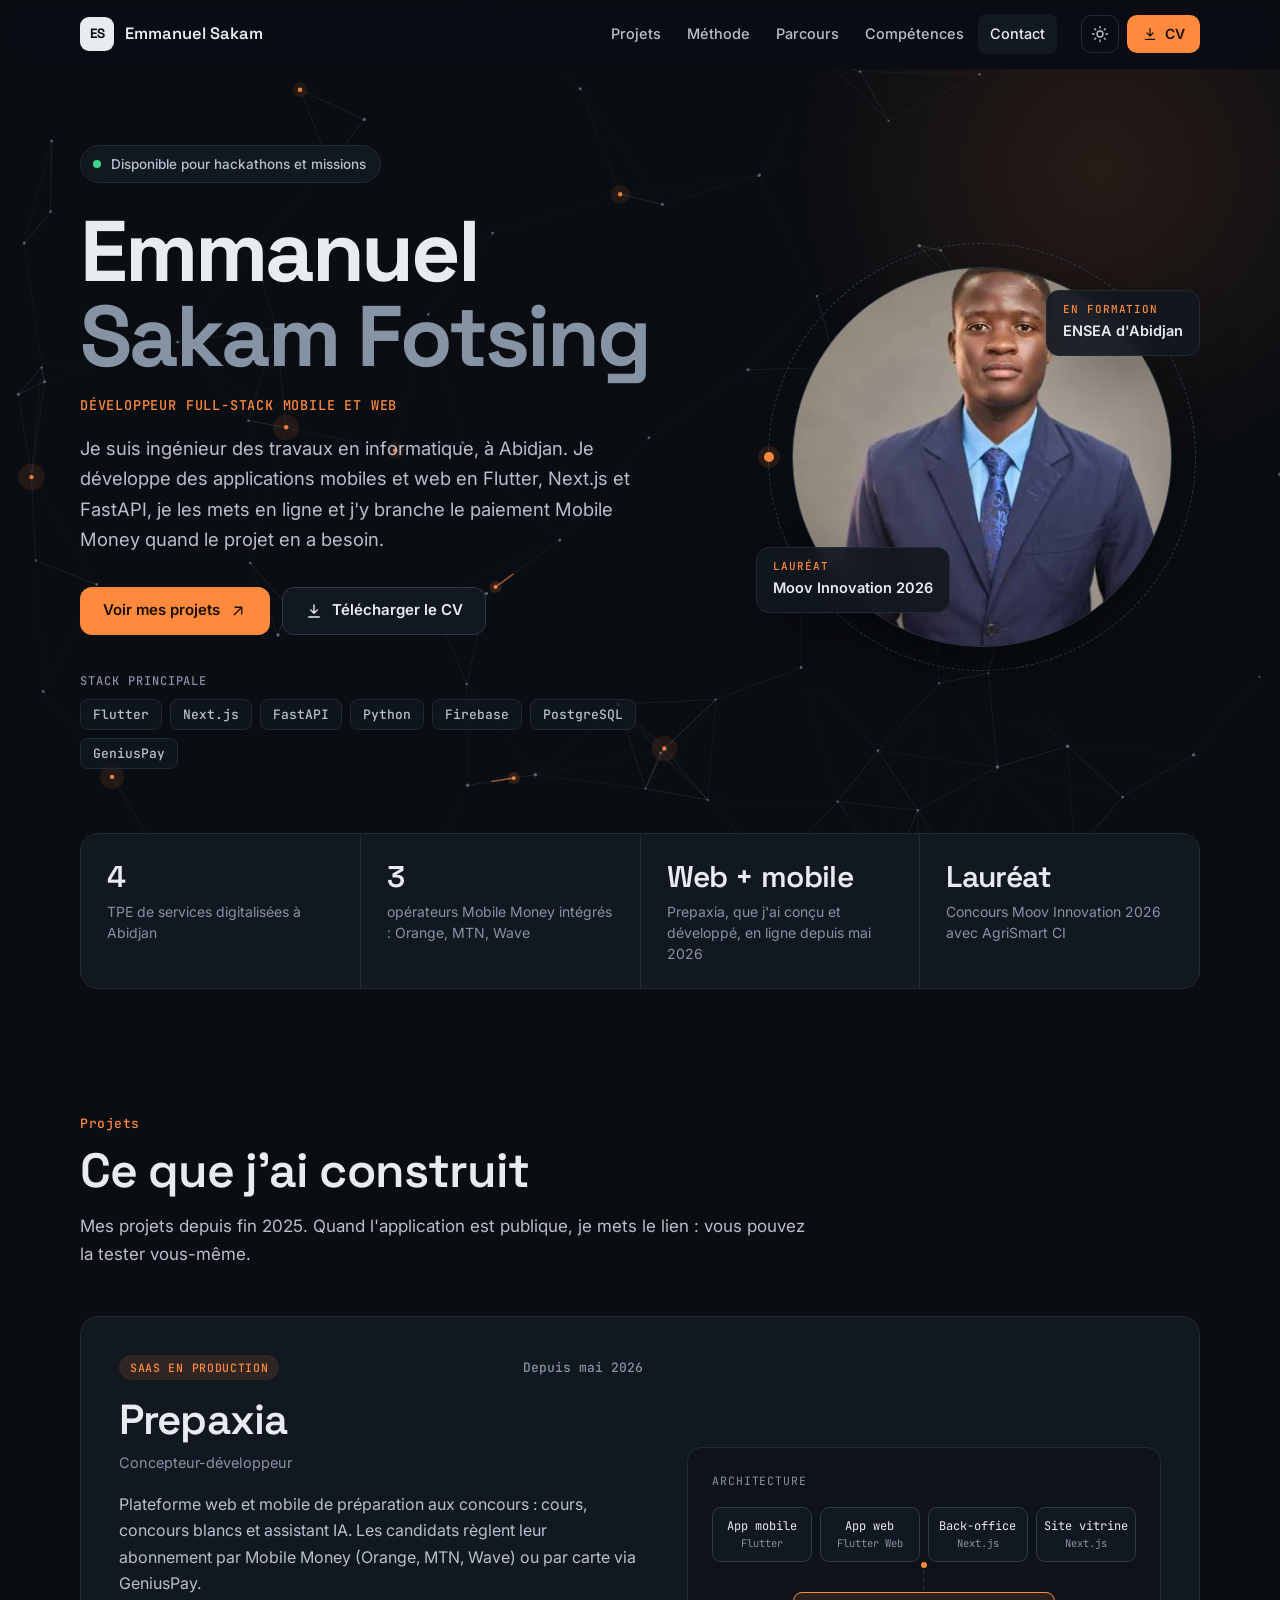
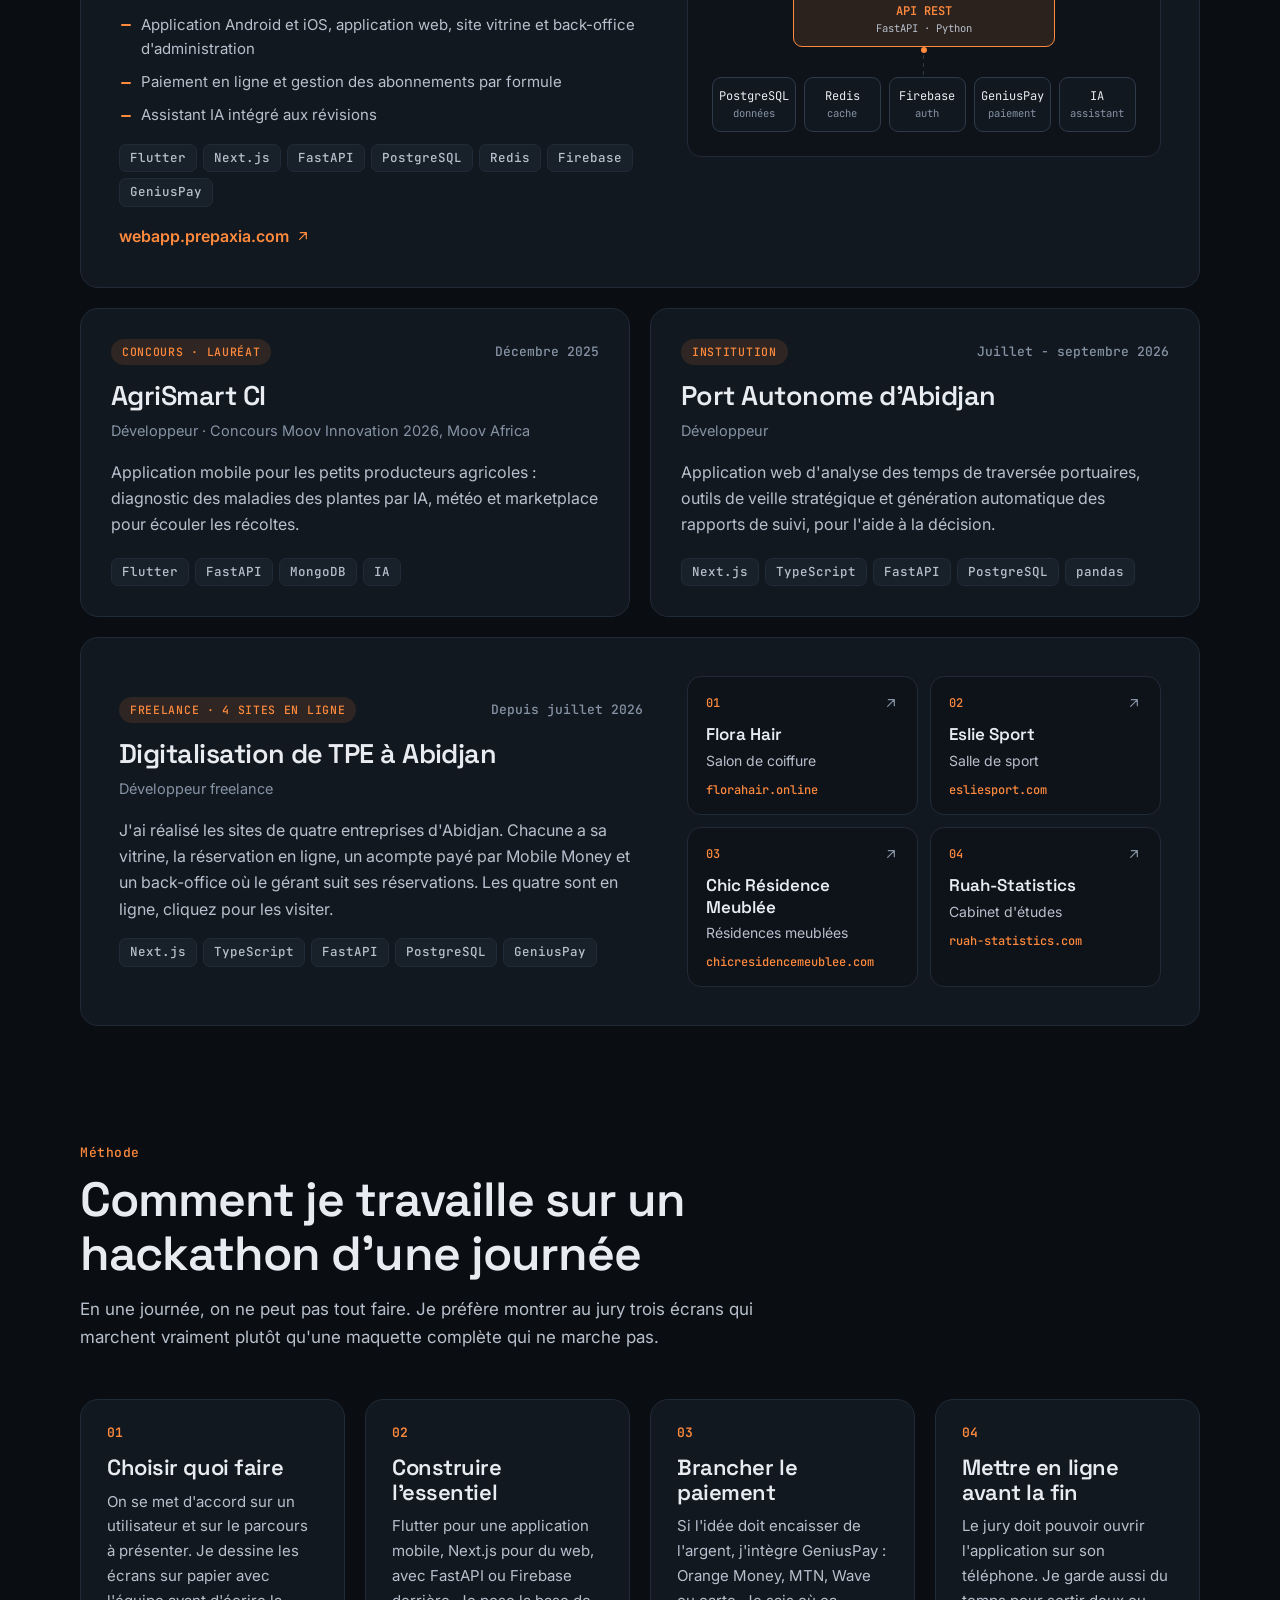
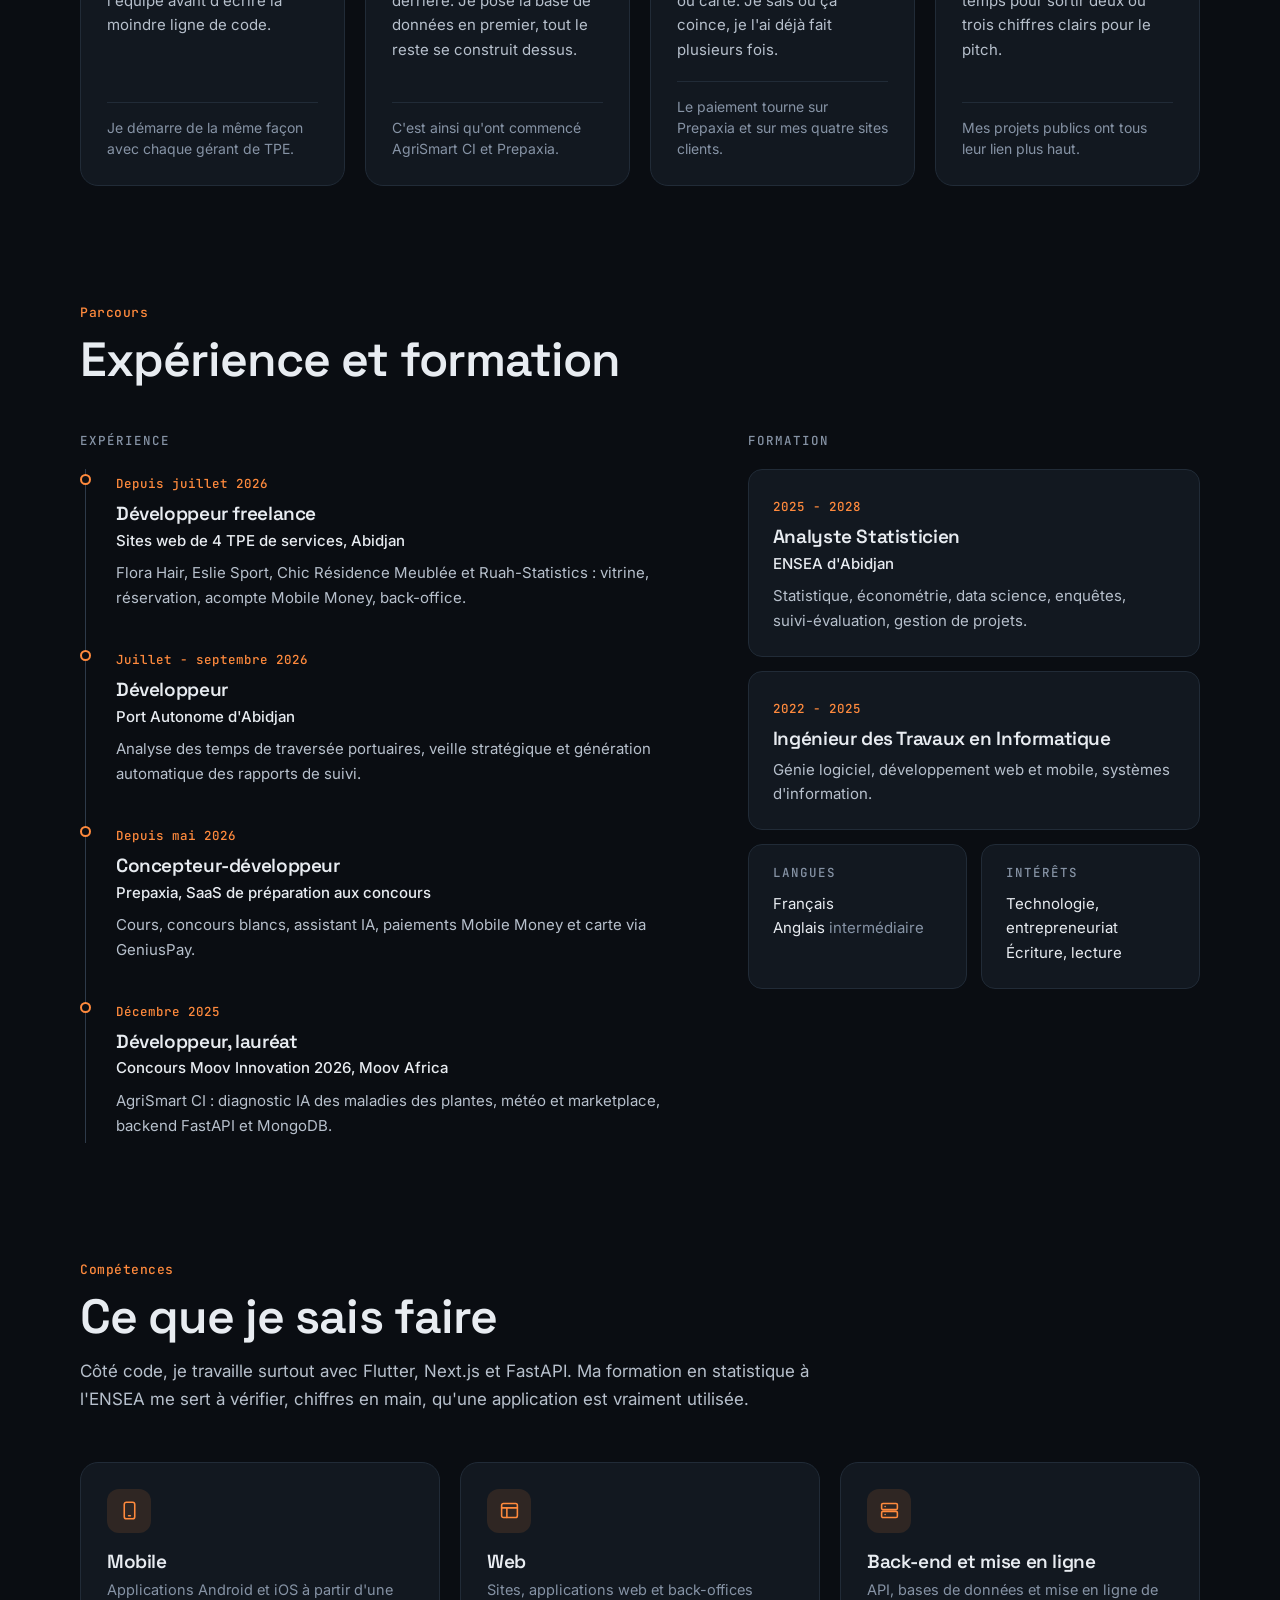
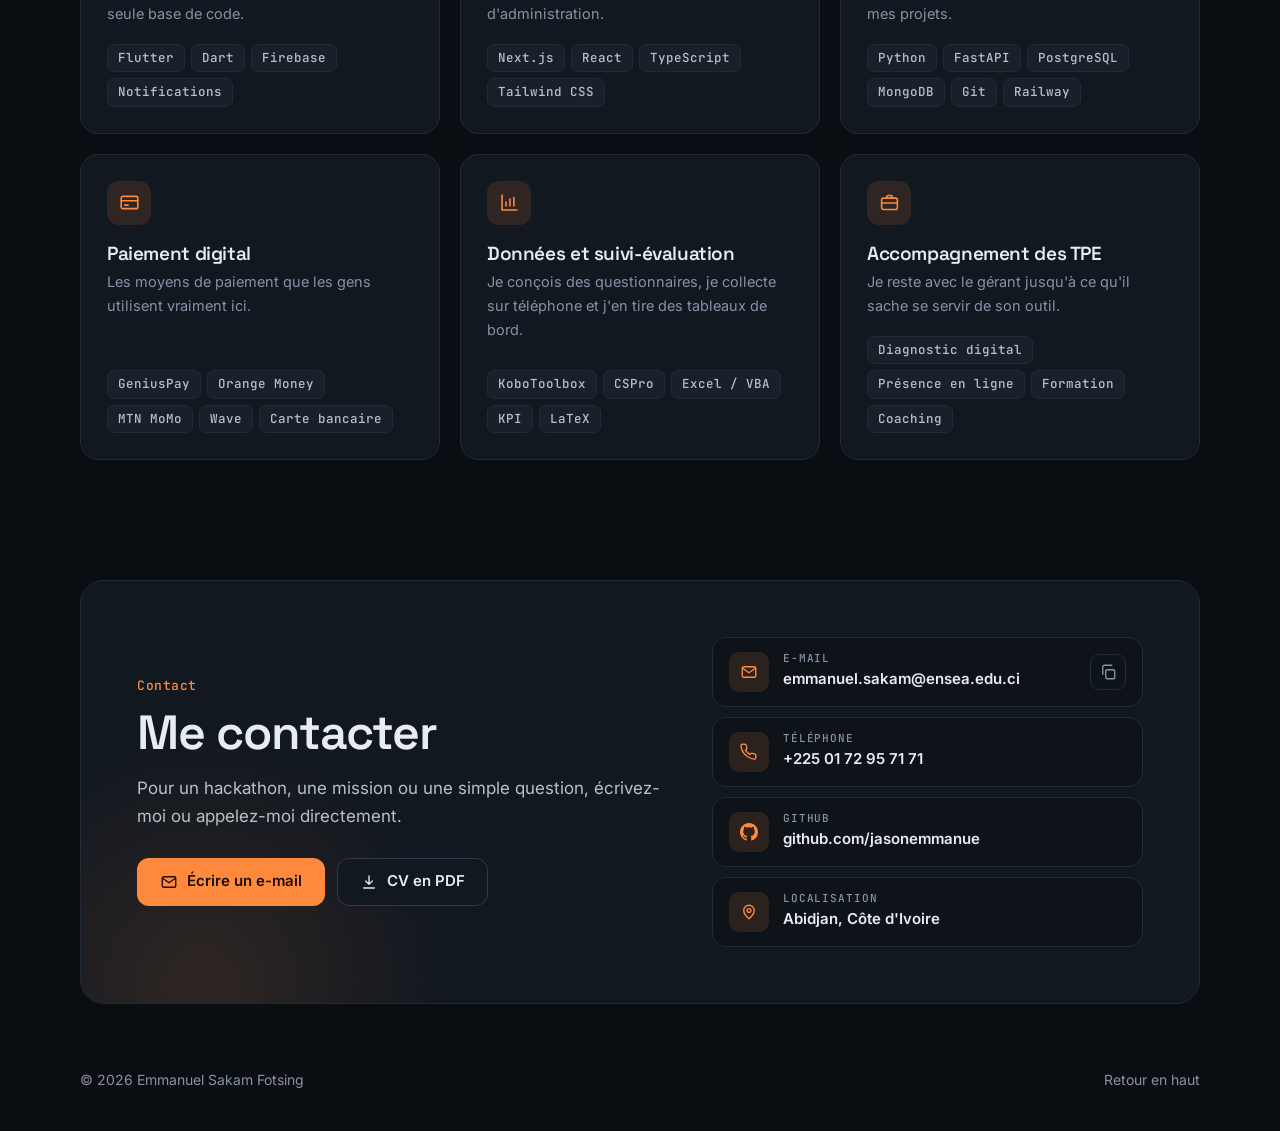
<file: site/index.html>
<!doctype html>
<html lang="fr" data-theme="dark">
<head>
  <meta charset="utf-8">
  <meta name="viewport" content="width=device-width, initial-scale=1">
  <title>Emmanuel Sakam Fotsing | Développeur full-stack Flutter, Next.js, FastAPI</title>
  <meta name="description" content="Portfolio d'Emmanuel Sakam Fotsing, ingénieur des travaux en informatique à Abidjan. Applications mobiles et web en Flutter, Next.js et FastAPI, avec paiement Mobile Money.">
  <meta name="author" content="Emmanuel Sakam Fotsing">
  <meta name="theme-color" content="#0A0D12">
  <link rel="canonical" href="https://portfolio-production-d388.up.railway.app/">
  <link rel="icon" href="assets/favicon.svg" type="image/svg+xml">
  <link rel="apple-touch-icon" href="assets/photo.jpg">

  <meta property="og:type" content="profile">
  <meta property="og:locale" content="fr_FR">
  <meta property="og:title" content="Emmanuel Sakam Fotsing | Développeur full-stack">
  <meta property="og:description" content="Applications mobiles et web en Flutter, Next.js et FastAPI, avec paiement Mobile Money. Abidjan, Côte d'Ivoire.">
  <meta property="og:url" content="https://portfolio-production-d388.up.railway.app/">
  <meta property="og:image" content="https://portfolio-production-d388.up.railway.app/assets/og.png">
  <meta property="og:image:width" content="1200">
  <meta property="og:image:height" content="630">
  <meta name="twitter:card" content="summary_large_image">

  <link rel="preconnect" href="https://fonts.googleapis.com">
  <link rel="preconnect" href="https://fonts.gstatic.com" crossorigin>
  <link rel="stylesheet" href="https://fonts.googleapis.com/css2?family=Inter:wght@400;500;600&family=JetBrains+Mono:wght@400;500;600&family=Space+Grotesk:wght@500;600;700&display=swap">
  <link rel="stylesheet" href="styles.css">
  <script>
    (function () {
      var t;
      try { t = localStorage.getItem("theme"); } catch (e) {}
      if (t === "light" || t === "dark") document.documentElement.setAttribute("data-theme", t);
      document.documentElement.classList.add("js");
    })();
  </script>
  <script type="application/ld+json">
  {
    "@context": "https://schema.org",
    "@type": "Person",
    "name": "Emmanuel Sakam Fotsing",
    "jobTitle": "Développeur full-stack mobile et web",
    "email": "mailto:emmanuel.sakam@ensea.edu.ci",
    "telephone": "+225 01 72 95 71 71",
    "address": { "@type": "PostalAddress", "addressLocality": "Abidjan", "addressCountry": "CI" },
    "alumniOf": "ENSEA d'Abidjan",
    "sameAs": ["https://github.com/jasonemmanue"],
    "knowsAbout": ["Flutter", "Next.js", "FastAPI", "Python", "Firebase", "Mobile Money", "Analyse de données"]
  }
  </script>
</head>
<body>
  <a class="skip" href="#contenu">Aller au contenu</a>
  <canvas id="tech-bg" class="tech-bg" aria-hidden="true"></canvas>

  <svg width="0" height="0" style="position:absolute" aria-hidden="true">
    <symbol id="i-sun" viewBox="0 0 24 24"><circle cx="12" cy="12" r="4"/><path d="M12 2v2M12 20v2M4.9 4.9l1.4 1.4M17.7 17.7l1.4 1.4M2 12h2M20 12h2M4.9 19.1l1.4-1.4M17.7 6.3l1.4-1.4"/></symbol>
    <symbol id="i-moon" viewBox="0 0 24 24"><path d="M21 12.8A9 9 0 1 1 11.2 3a7 7 0 0 0 9.8 9.8z"/></symbol>
    <symbol id="i-menu" viewBox="0 0 24 24"><path d="M4 7h16M4 12h16M4 17h16"/></symbol>
    <symbol id="i-arrow" viewBox="0 0 24 24"><path d="M7 17 17 7M8 7h9v9"/></symbol>
    <symbol id="i-down" viewBox="0 0 24 24"><path d="M12 4v11m0 0-4.5-4.5M12 15l4.5-4.5M5 20h14"/></symbol>
    <symbol id="i-mail" viewBox="0 0 24 24"><rect x="3" y="5" width="18" height="14" rx="2"/><path d="m3.5 7 8.5 6 8.5-6"/></symbol>
    <symbol id="i-phone" viewBox="0 0 24 24"><path d="M21 16.4v3a2 2 0 0 1-2.2 2 19.6 19.6 0 0 1-8.5-3 19.3 19.3 0 0 1-6-6 19.6 19.6 0 0 1-3-8.6A2 2 0 0 1 3.3 1.6h3a2 2 0 0 1 2 1.7c.1 1 .4 1.9.7 2.8a2 2 0 0 1-.5 2.1L7.3 9.4a16 16 0 0 0 6 6l1.3-1.3a2 2 0 0 1 2.1-.4c.9.3 1.8.6 2.8.7a2 2 0 0 1 1.5 2z"/></symbol>
    <symbol id="i-github" viewBox="0 0 16 16"><path fill="currentColor" stroke="none" d="M8 0C3.58 0 0 3.58 0 8c0 3.54 2.29 6.53 5.47 7.59.4.07.55-.17.55-.38 0-.19-.01-.82-.01-1.49-2.01.37-2.53-.49-2.69-.94-.09-.23-.48-.94-.82-1.13-.28-.15-.68-.52-.01-.53.63-.01 1.08.58 1.23.82.72 1.21 1.87.87 2.33.66.07-.52.28-.87.51-1.07-1.78-.2-3.64-.89-3.64-3.95 0-.87.31-1.59.82-2.15-.08-.2-.36-1.02.08-2.12 0 0 .67-.21 2.2.82.64-.18 1.32-.27 2-.27.68 0 1.36.09 2 .27 1.53-1.04 2.2-.82 2.2-.82.44 1.1.16 1.92.08 2.12.51.56.82 1.27.82 2.15 0 3.07-1.87 3.75-3.65 3.95.29.25.54.73.54 1.48 0 1.07-.01 1.93-.01 2.2 0 .21.15.46.55.38A8.01 8.01 0 0 0 16 8c0-4.42-3.58-8-8-8z"/></symbol>
    <symbol id="i-pin" viewBox="0 0 24 24"><path d="M12 21s-7-6.1-7-11a7 7 0 1 1 14 0c0 4.9-7 11-7 11z"/><circle cx="12" cy="10" r="2.5"/></symbol>
    <symbol id="i-copy" viewBox="0 0 24 24"><rect x="9" y="9" width="12" height="12" rx="2"/><path d="M5 15V5a2 2 0 0 1 2-2h10"/></symbol>
    <symbol id="i-check" viewBox="0 0 24 24"><path d="m5 12.5 4.5 4.5L19 7.5"/></symbol>
    <symbol id="i-mobile" viewBox="0 0 24 24"><rect x="6" y="2.5" width="12" height="19" rx="2.5"/><path d="M11 18h2"/></symbol>
    <symbol id="i-web" viewBox="0 0 24 24"><rect x="3" y="4" width="18" height="16" rx="2"/><path d="M3 9h18M9 9v11"/></symbol>
    <symbol id="i-server" viewBox="0 0 24 24"><rect x="3" y="4" width="18" height="7" rx="1.5"/><rect x="3" y="13" width="18" height="7" rx="1.5"/><path d="M7 7.5h.01M7 16.5h.01"/></symbol>
    <symbol id="i-card" viewBox="0 0 24 24"><rect x="2.5" y="5" width="19" height="14" rx="2"/><path d="M2.5 10h19M6.5 15h4"/></symbol>
    <symbol id="i-chart" viewBox="0 0 24 24"><path d="M3.5 3.5v17h17"/><path d="M8 16v-4.5M12.5 16V8M17 16V6"/></symbol>
    <symbol id="i-brief" viewBox="0 0 24 24"><rect x="3" y="7" width="18" height="13" rx="2"/><path d="M9 7V5.5A1.5 1.5 0 0 1 10.5 4h3A1.5 1.5 0 0 1 15 5.5V7M3 12.5h18"/></symbol>
  </svg>

  <header class="nav">
    <div class="wrap nav-in">
      <a class="brand" href="#top" aria-label="Retour en haut de page">
        <span class="mark">ES</span>
        <span class="brand-name">Emmanuel Sakam</span>
      </a>
      <nav class="links" id="menu" aria-label="Navigation principale">
        <a href="#projets">Projets</a>
        <a href="#methode">Méthode</a>
        <a href="#parcours">Parcours</a>
        <a href="#competences">Compétences</a>
        <a href="#contact">Contact</a>
      </nav>
      <div class="nav-actions">
        <button class="icon-btn" id="theme" type="button" aria-label="Basculer entre thème clair et thème sombre">
          <svg class="i i-sun"><use href="#i-sun"/></svg>
          <svg class="i i-moon"><use href="#i-moon"/></svg>
        </button>
        <a class="btn btn-sm btn-primary nav-cv" href="assets/CV_Emmanuel_Sakam_Fotsing.pdf" download>
          <svg class="i"><use href="#i-down"/></svg>CV
        </a>
        <button class="icon-btn menu-btn" id="menu-btn" type="button" aria-expanded="false" aria-controls="menu" aria-label="Ouvrir le menu">
          <svg class="i"><use href="#i-menu"/></svg>
        </button>
      </div>
    </div>
  </header>

  <main id="contenu">
    <section class="hero" id="top">
      <div class="bg-glow" aria-hidden="true"></div>
      <div class="wrap hero-in">
        <div class="hero-text">
          <p class="status"><span class="dot" aria-hidden="true"></span>Disponible pour hackathons et missions</p>
          <h1>Emmanuel <span class="l2">Sakam Fotsing</span></h1>
          <p class="role">Développeur full-stack mobile et web</p>
          <p class="lead">
            Je suis ingénieur des travaux en informatique, à Abidjan. Je développe des applications
            mobiles et web en Flutter, Next.js et FastAPI, je les mets en ligne et j'y branche
            le paiement Mobile Money quand le projet en a besoin.
          </p>
          <div class="cta">
            <a class="btn btn-primary" href="#projets">Voir mes projets<svg class="i"><use href="#i-arrow"/></svg></a>
            <a class="btn btn-ghost" href="assets/CV_Emmanuel_Sakam_Fotsing.pdf" download><svg class="i"><use href="#i-down"/></svg>Télécharger le CV</a>
          </div>
          <div class="hero-stack">
            <span class="stack-label">Stack principale</span>
            <ul aria-label="Technologies principales">
              <li>Flutter</li><li>Next.js</li><li>FastAPI</li><li>Python</li><li>Firebase</li><li>PostgreSQL</li><li>GeniusPay</li>
            </ul>
          </div>
        </div>

        <div class="hero-visual">
          <div class="orbit" aria-hidden="true"></div>
          <div class="portrait">
            <picture>
              <source srcset="assets/photo.webp" type="image/webp">
              <img src="assets/photo.jpg" alt="Portrait d'Emmanuel Sakam Fotsing" width="410" height="410" fetchpriority="high">
            </picture>
          </div>
          <div class="float-card card-a">
            <span class="k">Lauréat</span>
            <span class="v">Moov Innovation 2026</span>
          </div>
          <div class="float-card card-b">
            <span class="k">En formation</span>
            <span class="v">ENSEA d'Abidjan</span>
          </div>
        </div>
      </div>

      <div class="wrap">
        <dl class="stats reveal">
          <div><dt>4</dt><dd>TPE de services digitalisées à Abidjan</dd></div>
          <div><dt>3</dt><dd>opérateurs Mobile Money intégrés : Orange, MTN, Wave</dd></div>
          <div><dt>Web + mobile</dt><dd>Prepaxia, que j'ai conçu et développé, en ligne depuis mai 2026</dd></div>
          <div><dt>Lauréat</dt><dd>Concours Moov Innovation 2026 avec AgriSmart CI</dd></div>
        </dl>
      </div>
    </section>

    <section class="section wrap" id="projets">
      <div class="section-head reveal">
        <p class="kicker">Projets</p>
        <h2>Ce que j'ai construit</h2>
        <p class="sub">Mes projets depuis fin 2025. Quand l'application est publique, je mets le lien : vous pouvez la tester vous-même.</p>
      </div>

      <div class="projects">
        <article class="project featured reveal">
          <div class="p-body">
            <div class="p-meta"><span class="p-tag">SaaS en production</span><span class="p-date">Depuis mai 2026</span></div>
            <h3>Prepaxia</h3>
            <p class="p-role">Concepteur-développeur</p>
            <p class="desc">
              Plateforme web et mobile de préparation aux concours : cours, concours blancs et assistant IA.
              Les candidats règlent leur abonnement par Mobile Money (Orange, MTN, Wave) ou par carte via GeniusPay.
            </p>
            <ul class="p-points">
              <li>Application Android et iOS, application web, site vitrine et back-office d'administration</li>
              <li>Paiement en ligne et gestion des abonnements par formule</li>
              <li>Assistant IA intégré aux révisions</li>
            </ul>
            <ul class="chips">
              <li>Flutter</li><li>Next.js</li><li>FastAPI</li><li>PostgreSQL</li><li>Redis</li><li>Firebase</li><li>GeniusPay</li>
            </ul>
            <a class="p-link" href="https://webapp.prepaxia.com" target="_blank" rel="noopener">webapp.prepaxia.com<svg class="i"><use href="#i-arrow"/></svg></a>
          </div>

          <figure class="arch" aria-label="Architecture technique de Prepaxia">
            <figcaption class="arch-label">Architecture</figcaption>
            <div class="arch-row">
              <span class="node">App mobile<small>Flutter</small></span>
              <span class="node">App web<small>Flutter Web</small></span>
              <span class="node">Back-office<small>Next.js</small></span>
              <span class="node">Site vitrine<small>Next.js</small></span>
            </div>
            <div class="arch-link" aria-hidden="true"></div>
            <div class="node node-core">API REST<small>FastAPI · Python</small></div>
            <div class="arch-link" aria-hidden="true"></div>
            <div class="arch-row arch-row-5">
              <span class="node">PostgreSQL<small>données</small></span>
              <span class="node">Redis<small>cache</small></span>
              <span class="node">Firebase<small>auth</small></span>
              <span class="node">GeniusPay<small>paiement</small></span>
              <span class="node">IA<small>assistant</small></span>
            </div>
          </figure>
        </article>

        <article class="project reveal">
          <div class="p-meta"><span class="p-tag">Concours · Lauréat</span><span class="p-date">Décembre 2025</span></div>
          <h3>AgriSmart CI</h3>
          <p class="p-role">Développeur · Concours Moov Innovation 2026, Moov Africa</p>
          <p class="desc">
            Application mobile pour les petits producteurs agricoles : diagnostic des maladies des plantes par IA,
            météo et marketplace pour écouler les récoltes.
          </p>
          <ul class="chips"><li>Flutter</li><li>FastAPI</li><li>MongoDB</li><li>IA</li></ul>
        </article>

        <article class="project reveal">
          <div class="p-meta"><span class="p-tag">Institution</span><span class="p-date">Juillet - septembre 2026</span></div>
          <h3>Port Autonome d'Abidjan</h3>
          <p class="p-role">Développeur</p>
          <p class="desc">
            Application web d'analyse des temps de traversée portuaires, outils de veille stratégique
            et génération automatique des rapports de suivi, pour l'aide à la décision.
          </p>
          <ul class="chips"><li>Next.js</li><li>TypeScript</li><li>FastAPI</li><li>PostgreSQL</li><li>pandas</li></ul>
        </article>

        <article class="project project-wide reveal">
          <div class="p-body">
            <div class="p-meta"><span class="p-tag">Freelance · 4 sites en ligne</span><span class="p-date">Depuis juillet 2026</span></div>
            <h3>Digitalisation de TPE à Abidjan</h3>
            <p class="p-role">Développeur freelance</p>
            <p class="desc">
              J'ai réalisé les sites de quatre entreprises d'Abidjan. Chacune a sa vitrine, la réservation
              en ligne, un acompte payé par Mobile Money et un back-office où le gérant suit ses réservations.
              Les quatre sont en ligne, cliquez pour les visiter.
            </p>
            <ul class="chips"><li>Next.js</li><li>TypeScript</li><li>FastAPI</li><li>PostgreSQL</li><li>GeniusPay</li></ul>
          </div>
          <ul class="clients" aria-label="Sites clients en ligne">
            <li>
              <a href="https://www.florahair.online" target="_blank" rel="noopener" aria-label="Flora Hair, salon de coiffure, ouvrir le site">
                <span class="c-top"><span class="c-n">01</span><svg class="i"><use href="#i-arrow"/></svg></span>
                <span class="c-name">Flora Hair</span>
                <span class="c-type">Salon de coiffure</span>
                <span class="c-url">florahair.online</span>
              </a>
            </li>
            <li>
              <a href="https://www.esliesport.com" target="_blank" rel="noopener" aria-label="Eslie Sport, salle de sport, ouvrir le site">
                <span class="c-top"><span class="c-n">02</span><svg class="i"><use href="#i-arrow"/></svg></span>
                <span class="c-name">Eslie Sport</span>
                <span class="c-type">Salle de sport</span>
                <span class="c-url">esliesport.com</span>
              </a>
            </li>
            <li>
              <a href="https://www.chicresidencemeublee.com" target="_blank" rel="noopener" aria-label="Chic Résidence Meublée, résidences meublées, ouvrir le site">
                <span class="c-top"><span class="c-n">03</span><svg class="i"><use href="#i-arrow"/></svg></span>
                <span class="c-name">Chic Résidence Meublée</span>
                <span class="c-type">Résidences meublées</span>
                <span class="c-url">chicresidencemeublee.com</span>
              </a>
            </li>
            <li>
              <a href="https://www.ruah-statistics.com" target="_blank" rel="noopener" aria-label="Ruah-Statistics, cabinet d'études, ouvrir le site">
                <span class="c-top"><span class="c-n">04</span><svg class="i"><use href="#i-arrow"/></svg></span>
                <span class="c-name">Ruah-Statistics</span>
                <span class="c-type">Cabinet d'études</span>
                <span class="c-url">ruah-statistics.com</span>
              </a>
            </li>
          </ul>
        </article>
      </div>
    </section>

    <section class="section wrap" id="methode">
      <div class="section-head reveal">
        <p class="kicker">Méthode</p>
        <h2>Comment je travaille sur un hackathon d'une journée</h2>
        <p class="sub">En une journée, on ne peut pas tout faire. Je préfère montrer au jury trois écrans qui marchent vraiment plutôt qu'une maquette complète qui ne marche pas.</p>
      </div>
      <ol class="steps">
        <li class="step reveal">
          <span class="n">01</span>
          <h3>Choisir quoi faire</h3>
          <p>On se met d'accord sur un utilisateur et sur le parcours à présenter. Je dessine les écrans sur papier avec l'équipe avant d'écrire la moindre ligne de code.</p>
          <p class="note">Je démarre de la même façon avec chaque gérant de TPE.</p>
        </li>
        <li class="step reveal">
          <span class="n">02</span>
          <h3>Construire l'essentiel</h3>
          <p>Flutter pour une application mobile, Next.js pour du web, avec FastAPI ou Firebase derrière. Je pose la base de données en premier, tout le reste se construit dessus.</p>
          <p class="note">C'est ainsi qu'ont commencé AgriSmart CI et Prepaxia.</p>
        </li>
        <li class="step reveal">
          <span class="n">03</span>
          <h3>Brancher le paiement</h3>
          <p>Si l'idée doit encaisser de l'argent, j'intègre GeniusPay : Orange Money, MTN, Wave ou carte. Je sais où ça coince, je l'ai déjà fait plusieurs fois.</p>
          <p class="note">Le paiement tourne sur Prepaxia et sur mes quatre sites clients.</p>
        </li>
        <li class="step reveal">
          <span class="n">04</span>
          <h3>Mettre en ligne avant la fin</h3>
          <p>Le jury doit pouvoir ouvrir l'application sur son téléphone. Je garde aussi du temps pour sortir deux ou trois chiffres clairs pour le pitch.</p>
          <p class="note">Mes projets publics ont tous leur lien plus haut.</p>
        </li>
      </ol>
    </section>

    <section class="section wrap" id="parcours">
      <div class="section-head reveal">
        <p class="kicker">Parcours</p>
        <h2>Expérience et formation</h2>
      </div>
      <div class="cols">
        <div class="reveal">
          <h3 class="col-title">Expérience</h3>
          <ol class="timeline">
            <li class="tl-item">
              <span class="tl-date">Depuis juillet 2026</span>
              <h4>Développeur freelance</h4>
              <p class="tl-org">Sites web de 4 TPE de services, Abidjan</p>
              <p>Flora Hair, Eslie Sport, Chic Résidence Meublée et Ruah-Statistics : vitrine, réservation, acompte Mobile Money, back-office.</p>
            </li>
            <li class="tl-item">
              <span class="tl-date">Juillet - septembre 2026</span>
              <h4>Développeur</h4>
              <p class="tl-org">Port Autonome d'Abidjan</p>
              <p>Analyse des temps de traversée portuaires, veille stratégique et génération automatique des rapports de suivi.</p>
            </li>
            <li class="tl-item">
              <span class="tl-date">Depuis mai 2026</span>
              <h4>Concepteur-développeur</h4>
              <p class="tl-org">Prepaxia, SaaS de préparation aux concours</p>
              <p>Cours, concours blancs, assistant IA, paiements Mobile Money et carte via GeniusPay.</p>
            </li>
            <li class="tl-item">
              <span class="tl-date">Décembre 2025</span>
              <h4>Développeur, lauréat</h4>
              <p class="tl-org">Concours Moov Innovation 2026, Moov Africa</p>
              <p>AgriSmart CI : diagnostic IA des maladies des plantes, météo et marketplace, backend FastAPI et MongoDB.</p>
            </li>
          </ol>
        </div>

        <div class="reveal">
          <h3 class="col-title">Formation</h3>
          <div class="edu">
            <article class="edu-card">
              <span class="tl-date">2025 - 2028</span>
              <h4>Analyste Statisticien</h4>
              <p class="tl-org">ENSEA d'Abidjan</p>
              <p>Statistique, économétrie, data science, enquêtes, suivi-évaluation, gestion de projets.</p>
            </article>
            <article class="edu-card">
              <span class="tl-date">2022 - 2025</span>
              <h4>Ingénieur des Travaux en Informatique</h4>
              <p>Génie logiciel, développement web et mobile, systèmes d'information.</p>
            </article>
          </div>
          <div class="mini">
            <div class="mini-card">
              <h3 class="col-title">Langues</h3>
              <p>Français</p>
              <p>Anglais <span class="muted">intermédiaire</span></p>
            </div>
            <div class="mini-card">
              <h3 class="col-title">Intérêts</h3>
              <p>Technologie, entrepreneuriat</p>
              <p>Écriture, lecture</p>
            </div>
          </div>
        </div>
      </div>
    </section>

    <section class="section wrap" id="competences">
      <div class="section-head reveal">
        <p class="kicker">Compétences</p>
        <h2>Ce que je sais faire</h2>
        <p class="sub">Côté code, je travaille surtout avec Flutter, Next.js et FastAPI. Ma formation en statistique à l'ENSEA me sert à vérifier, chiffres en main, qu'une application est vraiment utilisée.</p>
      </div>
      <div class="skills">
        <article class="skill reveal">
          <span class="skill-ico"><svg class="i"><use href="#i-mobile"/></svg></span>
          <h3>Mobile</h3>
          <p>Applications Android et iOS à partir d'une seule base de code.</p>
          <ul class="chips"><li>Flutter</li><li>Dart</li><li>Firebase</li><li>Notifications</li></ul>
        </article>
        <article class="skill reveal">
          <span class="skill-ico"><svg class="i"><use href="#i-web"/></svg></span>
          <h3>Web</h3>
          <p>Sites, applications web et back-offices d'administration.</p>
          <ul class="chips"><li>Next.js</li><li>React</li><li>TypeScript</li><li>Tailwind CSS</li></ul>
        </article>
        <article class="skill reveal">
          <span class="skill-ico"><svg class="i"><use href="#i-server"/></svg></span>
          <h3>Back-end et mise en ligne</h3>
          <p>API, bases de données et mise en ligne de mes projets.</p>
          <ul class="chips"><li>Python</li><li>FastAPI</li><li>PostgreSQL</li><li>MongoDB</li><li>Git</li><li>Railway</li></ul>
        </article>
        <article class="skill reveal">
          <span class="skill-ico"><svg class="i"><use href="#i-card"/></svg></span>
          <h3>Paiement digital</h3>
          <p>Les moyens de paiement que les gens utilisent vraiment ici.</p>
          <ul class="chips"><li>GeniusPay</li><li>Orange Money</li><li>MTN MoMo</li><li>Wave</li><li>Carte bancaire</li></ul>
        </article>
        <article class="skill reveal">
          <span class="skill-ico"><svg class="i"><use href="#i-chart"/></svg></span>
          <h3>Données et suivi-évaluation</h3>
          <p>Je conçois des questionnaires, je collecte sur téléphone et j'en tire des tableaux de bord.</p>
          <ul class="chips"><li>KoboToolbox</li><li>CSPro</li><li>Excel / VBA</li><li>KPI</li><li>LaTeX</li></ul>
        </article>
        <article class="skill reveal">
          <span class="skill-ico"><svg class="i"><use href="#i-brief"/></svg></span>
          <h3>Accompagnement des TPE</h3>
          <p>Je reste avec le gérant jusqu'à ce qu'il sache se servir de son outil.</p>
          <ul class="chips"><li>Diagnostic digital</li><li>Présence en ligne</li><li>Formation</li><li>Coaching</li></ul>
        </article>
      </div>
    </section>

    <section class="section wrap" id="contact">
      <div class="contact-card reveal">
        <div class="contact-text">
          <p class="kicker">Contact</p>
          <h2>Me contacter</h2>
          <p class="sub">Pour un hackathon, une mission ou une simple question, écrivez-moi ou appelez-moi directement.</p>
          <div class="cta">
            <a class="btn btn-primary" href="mailto:emmanuel.sakam@ensea.edu.ci"><svg class="i"><use href="#i-mail"/></svg>Écrire un e-mail</a>
            <a class="btn btn-ghost" href="assets/CV_Emmanuel_Sakam_Fotsing.pdf" download><svg class="i"><use href="#i-down"/></svg>CV en PDF</a>
          </div>
        </div>
        <ul class="c-list">
          <li class="c-item">
            <span class="c-ico"><svg class="i"><use href="#i-mail"/></svg></span>
            <span class="c-txt"><span class="c-k">E-mail</span><a class="c-v" href="mailto:emmanuel.sakam@ensea.edu.ci">emmanuel.sakam@ensea.edu.ci</a></span>
            <button class="copy" type="button" data-copy="emmanuel.sakam@ensea.edu.ci" aria-label="Copier l'adresse e-mail">
              <svg class="i ic-copy"><use href="#i-copy"/></svg><svg class="i ic-ok"><use href="#i-check"/></svg>
            </button>
          </li>
          <li class="c-item">
            <span class="c-ico"><svg class="i"><use href="#i-phone"/></svg></span>
            <span class="c-txt"><span class="c-k">Téléphone</span><a class="c-v" href="tel:+2250172957171">+225 01 72 95 71 71</a></span>
          </li>
          <li class="c-item">
            <span class="c-ico"><svg class="i"><use href="#i-github"/></svg></span>
            <span class="c-txt"><span class="c-k">GitHub</span><a class="c-v" href="https://github.com/jasonemmanue" target="_blank" rel="noopener">github.com/jasonemmanue</a></span>
          </li>
          <li class="c-item">
            <span class="c-ico"><svg class="i"><use href="#i-pin"/></svg></span>
            <span class="c-txt"><span class="c-k">Localisation</span><span class="c-v">Abidjan, Côte d'Ivoire</span></span>
          </li>
        </ul>
      </div>
    </section>
  </main>

  <footer class="wrap footer">
    <p>© <span id="year">2026</span> Emmanuel Sakam Fotsing</p>
    <a href="#top">Retour en haut</a>
  </footer>

  <script src="main.js" defer></script>
  <script src="bg.js" defer></script>
</body>
</html>
</file>
<file: site/styles.css>
:root {
  --bg: #0a0d12;
  --bg-2: #0e131a;
  --surface: #121820;
  --surface-2: #18202a;
  --border: #212b37;
  --border-2: #2e3a49;
  --text: #e8ecf1;
  --text-2: #b7c0cc;
  --muted: #8693a5;
  --accent: #ff8a3d;
  --accent-2: #ffa766;
  --accent-soft: rgba(255, 138, 61, 0.12);
  --on-accent: #1b0e04;
  --ok: #3dd68c;
  --shadow: 0 24px 60px -24px rgba(0, 0, 0, 0.7);
  --radius: 18px;
  --font-head: "Space Grotesk", ui-sans-serif, system-ui, sans-serif;
  --font-body: "Inter", ui-sans-serif, system-ui, -apple-system, "Segoe UI", Roboto, sans-serif;
  --font-mono: "JetBrains Mono", ui-monospace, SFMono-Regular, Consolas, monospace;
  /* Couleurs du réseau animé (triplets RGB lus par bg.js) */
  --net-line: 140, 160, 186;
  --net-accent: 255, 138, 61;
  --net-line-alpha: 0.21;
  --net-dot-alpha: 0.55;
  color-scheme: dark;
}

:root[data-theme="light"] {
  --bg: #f6f5f1;
  --bg-2: #efede7;
  --surface: #ffffff;
  --surface-2: #f6f4ef;
  --border: #e3e0d8;
  --border-2: #d2cdc1;
  --text: #121720;
  --text-2: #3a4352;
  --muted: #5e6876;
  --accent: #c2560b;
  --accent-2: #a64906;
  --accent-soft: rgba(194, 86, 11, 0.09);
  --on-accent: #ffffff;
  --ok: #138a52;
  --shadow: 0 24px 60px -28px rgba(40, 30, 15, 0.28);
  --net-line: 70, 80, 96;
  --net-accent: 194, 86, 11;
  --net-line-alpha: 0.16;
  --net-dot-alpha: 0.45;
  color-scheme: light;
}

*, *::before, *::after { box-sizing: border-box; }
html { scroll-behavior: smooth; scroll-padding-top: 84px; -webkit-text-size-adjust: 100%; }
body {
  margin: 0;
  background: var(--bg);
  color: var(--text);
  font: 400 16px/1.65 var(--font-body);
  -webkit-font-smoothing: antialiased;
  overflow-x: hidden;
  transition: background-color 0.25s ease, color 0.25s ease;
}
img { display: block; max-width: 100%; height: auto; }
a { color: inherit; text-decoration: none; }
ul, ol { margin: 0; padding: 0; list-style: none; }
h1, h2, h3, h4 { margin: 0; font-family: var(--font-head); line-height: 1.12; letter-spacing: -0.02em; }
p, dl, dd, figure { margin: 0; }
button { font: inherit; }
:focus-visible { outline: 2px solid var(--accent); outline-offset: 3px; border-radius: 6px; }
::selection { background: var(--accent); color: var(--on-accent); }

.wrap { width: 100%; max-width: 1160px; margin: 0 auto; padding: 0 20px; }
.muted { color: var(--muted); }

.skip {
  position: absolute; left: -9999px; top: 12px; z-index: 100;
  padding: 10px 16px; border-radius: 10px; background: var(--accent); color: var(--on-accent); font-weight: 600;
}
.skip:focus { left: 16px; }

.i {
  width: 18px; height: 18px; flex: none;
  fill: none; stroke: currentColor; stroke-width: 1.8; stroke-linecap: round; stroke-linejoin: round;
}

/* Navigation */
.nav {
  position: sticky; top: 0; z-index: 50;
  background: color-mix(in srgb, var(--bg) 80%, transparent);
  -webkit-backdrop-filter: saturate(160%) blur(14px);
  backdrop-filter: saturate(160%) blur(14px);
  border-bottom: 1px solid transparent;
  transition: border-color 0.2s ease;
}
.nav.scrolled { border-bottom-color: var(--border); }
.nav-in { display: flex; align-items: center; gap: 24px; height: 68px; }
.brand { display: flex; align-items: center; gap: 11px; font-family: var(--font-head); font-weight: 600; font-size: 16.5px; }
.mark {
  display: grid; place-items: center; width: 34px; height: 34px; border-radius: 9px;
  background: var(--text); color: var(--bg); font: 700 13.5px/1 var(--font-head); letter-spacing: 0;
}
.links { display: flex; gap: 2px; margin-left: auto; }
.links a {
  padding: 8px 12px; border-radius: 8px; color: var(--text-2); font-size: 14.5px; font-weight: 500;
  transition: color 0.15s ease, background-color 0.15s ease;
}
.links a:hover, .links a[aria-current="true"] { color: var(--text); background: var(--surface); }
.nav-actions { display: flex; align-items: center; gap: 8px; }
.icon-btn {
  display: grid; place-items: center; width: 38px; height: 38px; padding: 0;
  border-radius: 10px; border: 1px solid var(--border); background: transparent; color: var(--text-2); cursor: pointer;
  transition: color 0.15s ease, border-color 0.15s ease;
}
.icon-btn:hover { color: var(--text); border-color: var(--border-2); }
.i-moon { display: none; }
:root[data-theme="light"] .i-sun { display: none; }
:root[data-theme="light"] .i-moon { display: block; }
.menu-btn { display: none; }

/* Boutons */
.btn {
  display: inline-flex; align-items: center; justify-content: center; gap: 9px;
  height: 48px; padding: 0 22px; border-radius: 12px; border: 1px solid transparent;
  font-weight: 600; font-size: 15px; white-space: nowrap; cursor: pointer;
  transition: transform 0.15s ease, background-color 0.2s ease, border-color 0.2s ease;
}
.btn:hover { transform: translateY(-1px); }
.btn-primary { background: var(--accent); color: var(--on-accent); }
.btn-primary:hover { background: var(--accent-2); }
.btn-ghost { background: var(--surface); border-color: var(--border-2); color: var(--text); }
.btn-ghost:hover { border-color: var(--muted); }
.btn-sm { height: 38px; padding: 0 14px; font-size: 14px; border-radius: 10px; gap: 7px; }
.btn-sm .i { width: 16px; height: 16px; }

/* Arrière-plan animé, fixe derrière tout le contenu */
.tech-bg { position: fixed; top: 0; left: 0; z-index: -1; width: 100%; height: 100vh; pointer-events: none; }

/* Hero */
.hero { position: relative; overflow: hidden; padding-bottom: 8px; }
.bg-glow {
  position: absolute; top: -260px; right: -180px; width: 720px; height: 720px; pointer-events: none;
  background: radial-gradient(circle, var(--accent-soft), transparent 62%);
}
.hero-in {
  position: relative;
  display: grid; grid-template-columns: 1.3fr 0.9fr; gap: 56px; align-items: center;
  padding-top: 76px; padding-bottom: 64px;
}
.status {
  display: inline-flex; align-items: center; gap: 10px;
  padding: 7px 14px 7px 12px; border-radius: 999px;
  border: 1px solid var(--border); background: var(--surface);
  font-size: 13.5px; font-weight: 500; color: var(--text-2);
}
.dot {
  width: 8px; height: 8px; border-radius: 50%; background: var(--ok);
  box-shadow: 0 0 0 0 color-mix(in srgb, var(--ok) 55%, transparent);
  animation: pulse 2.4s ease-out infinite;
}
@keyframes pulse {
  0% { box-shadow: 0 0 0 0 color-mix(in srgb, var(--ok) 55%, transparent); }
  70%, 100% { box-shadow: 0 0 0 9px transparent; }
}
.hero h1 { margin: 26px 0 18px; font-size: clamp(46px, 7.4vw, 86px); font-weight: 700; line-height: 0.98; letter-spacing: -0.035em; }
.hero h1 .l2 { display: block; color: var(--muted); }
.role { font: 500 13.5px/1.4 var(--font-mono); color: var(--accent); text-transform: uppercase; letter-spacing: 0.06em; }
.lead { margin-top: 18px; max-width: 590px; font-size: clamp(16.5px, 1.6vw, 18.5px); color: var(--text-2); }
.cta { display: flex; flex-wrap: wrap; gap: 12px; margin-top: 32px; }
.hero-stack { margin-top: 40px; }
.stack-label { display: block; margin-bottom: 12px; font: 500 12px/1 var(--font-mono); color: var(--muted); text-transform: uppercase; letter-spacing: 0.08em; }
.hero-stack ul { display: flex; flex-wrap: wrap; gap: 8px; }
.hero-stack li {
  padding: 8px 12px; border-radius: 8px; border: 1px solid var(--border);
  background: color-mix(in srgb, var(--surface) 75%, transparent);
  font: 500 13px/1 var(--font-mono); color: var(--text-2);
}

.hero-visual { position: relative; justify-self: center; width: 100%; max-width: 380px; }
.portrait {
  position: relative; aspect-ratio: 1; border-radius: 50%; overflow: hidden;
  border: 1px solid var(--border-2); background: var(--surface); box-shadow: var(--shadow);
}
.portrait img { width: 100%; height: 100%; object-fit: cover; transform: scale(1.03); }
.orbit {
  position: absolute; inset: -24px; border-radius: 50%; border: 1px dashed var(--border-2);
  animation: spin 48s linear infinite;
}
.orbit::after {
  content: ""; position: absolute; top: 50%; left: -5px; width: 10px; height: 10px; margin-top: -5px;
  border-radius: 50%; background: var(--accent); box-shadow: 0 0 0 6px var(--accent-soft);
}
@keyframes spin { to { transform: rotate(360deg); } }
.float-card {
  position: absolute; display: flex; flex-direction: column; gap: 3px;
  padding: 12px 16px; border-radius: 13px; border: 1px solid var(--border);
  background: color-mix(in srgb, var(--surface) 90%, transparent);
  -webkit-backdrop-filter: blur(10px); backdrop-filter: blur(10px);
  box-shadow: var(--shadow);
}
.float-card .k { font: 500 11px/1.2 var(--font-mono); color: var(--accent); text-transform: uppercase; letter-spacing: 0.08em; }
.float-card .v { font-weight: 600; font-size: 14.5px; white-space: nowrap; }
.card-a { left: -36px; bottom: 9%; }
.card-b { right: -28px; top: 6%; }

/* Repères chiffrés */
.stats {
  display: grid; grid-template-columns: repeat(4, 1fr); gap: 1px;
  border: 1px solid var(--border); border-radius: var(--radius); overflow: hidden; background: var(--border);
}
.stats > div { padding: 26px 26px 24px; background: var(--surface); }
.stats dt { font: 600 30px/1.1 var(--font-head); letter-spacing: -0.02em; }
.stats dd { margin-top: 8px; color: var(--muted); font-size: 14px; line-height: 1.5; }

/* Sections */
.section { padding-top: 120px; }
.section-head { display: grid; gap: 14px; max-width: 740px; margin-bottom: 48px; }
.kicker { font: 500 13px/1 var(--font-mono); color: var(--accent); letter-spacing: 0.04em; }
.section h2 { font-size: clamp(32px, 4.4vw, 48px); font-weight: 600; }
.sub { color: var(--text-2); font-size: 17px; }

/* Projets */
.projects { display: grid; grid-template-columns: repeat(2, 1fr); gap: 20px; }
.project {
  position: relative; display: flex; flex-direction: column; gap: 16px;
  padding: 30px; border-radius: var(--radius); border: 1px solid var(--border); background: var(--surface);
  transition: border-color 0.2s ease, transform 0.2s ease;
}
.project:hover { border-color: var(--border-2); transform: translateY(-2px); }
.p-body { display: flex; flex-direction: column; gap: 16px; }
.featured, .project-wide { grid-column: 1 / -1; display: grid; grid-template-columns: 1.05fr 0.95fr; gap: 44px; align-items: center; padding: 38px; }
.p-meta { display: flex; justify-content: space-between; align-items: center; gap: 12px; flex-wrap: wrap; }
.p-tag {
  padding: 7px 11px; border-radius: 999px; background: var(--accent-soft); color: var(--accent);
  font: 500 11.5px/1 var(--font-mono); text-transform: uppercase; letter-spacing: 0.06em;
}
.p-date { font: 500 13px/1 var(--font-mono); color: var(--muted); }
.project h3 { font-size: 27px; font-weight: 600; }
.featured h3 { font-size: clamp(32px, 3.6vw, 42px); }
.p-role { margin-top: -8px; color: var(--muted); font-size: 14.5px; }
.desc { color: var(--text-2); }
.p-points { display: grid; gap: 8px; }
.p-points li { position: relative; padding-left: 22px; color: var(--text-2); font-size: 15px; }
.p-points li::before { content: ""; position: absolute; left: 2px; top: 0.78em; width: 10px; height: 2px; border-radius: 2px; background: var(--accent); }
.chips { display: flex; flex-wrap: wrap; gap: 6px; }
.project > .chips { margin-top: auto; padding-top: 4px; }
.chips li {
  padding: 7px 10px; border-radius: 7px; border: 1px solid var(--border); background: var(--surface-2);
  font: 500 12.5px/1 var(--font-mono); color: var(--text-2);
}
.p-link { display: inline-flex; align-items: center; gap: 6px; align-self: flex-start; font-weight: 600; color: var(--accent); }
.p-link .i { width: 16px; height: 16px; transition: transform 0.15s ease; }
.p-link:hover .i { transform: translate(2px, -2px); }

.arch {
  padding: 24px; border-radius: 14px; border: 1px solid var(--border); background: var(--bg-2);
  font-family: var(--font-mono);
}
.arch-label { margin-bottom: 16px; font-size: 11.5px; color: var(--muted); text-transform: uppercase; letter-spacing: 0.08em; }
.arch-row { display: grid; grid-template-columns: repeat(4, 1fr); gap: 8px; }
.arch-row-5 { grid-template-columns: repeat(5, 1fr); }
.node {
  display: flex; flex-direction: column; align-items: center; gap: 3px;
  padding: 11px 6px; border-radius: 9px; border: 1px solid var(--border-2); background: var(--surface);
  font-size: 12px; line-height: 1.25; text-align: center; color: var(--text);
}
.node small { font-size: 10.5px; color: var(--muted); }
.node-core { width: 62%; margin: 0 auto; border-color: var(--accent); background: var(--accent-soft); color: var(--accent); font-weight: 600; }
.node-core small { color: var(--text-2); font-weight: 400; }
.arch-link { position: relative; width: 1px; height: 30px; margin: 0 auto; background: repeating-linear-gradient(to bottom, var(--border-2) 0 4px, transparent 4px 8px); }
.arch-link::after {
  content: ""; position: absolute; left: -2.5px; top: 0; width: 6px; height: 6px; border-radius: 50%;
  background: var(--accent); animation: flow 2.2s ease-in-out infinite;
}
@keyframes flow { 0% { top: -3px; opacity: 0; } 25% { opacity: 1; } 75% { opacity: 1; } 100% { top: 27px; opacity: 0; } }

.clients { display: grid; grid-template-columns: 1fr 1fr; gap: 12px; }
.clients li { display: flex; }
.clients a {
  display: flex; flex-direction: column; gap: 3px; width: 100%; padding: 18px 18px 16px; border-radius: 14px;
  border: 1px solid var(--border); background: var(--bg-2);
  transition: border-color 0.2s ease, transform 0.2s ease;
}
.clients a:hover { border-color: var(--accent); transform: translateY(-2px); }
.c-top { display: flex; justify-content: space-between; align-items: center; margin-bottom: 10px; color: var(--muted); }
.c-top .i { width: 16px; height: 16px; transition: transform 0.15s ease, color 0.15s ease; }
.clients a:hover .c-top .i { color: var(--accent); transform: translate(2px, -2px); }
.c-n { font: 500 12px/1 var(--font-mono); color: var(--accent); }
.c-name { font-family: var(--font-head); font-weight: 600; font-size: 17px; line-height: 1.25; color: var(--text); }
.c-type { font-size: 14px; color: var(--text-2); }
.c-url { margin-top: 8px; font: 500 12px/1.3 var(--font-mono); color: var(--accent); overflow-wrap: anywhere; }

/* Méthode */
.steps { display: grid; grid-template-columns: repeat(4, 1fr); gap: 20px; }
.step {
  display: flex; flex-direction: column; padding: 26px; border-radius: var(--radius);
  border: 1px solid var(--border); background: var(--surface);
}
.step .n { font: 600 13px/1 var(--font-mono); color: var(--accent); }
.step h3 { margin: 16px 0 10px; font-size: 22px; font-weight: 600; }
.step p { color: var(--text-2); font-size: 15px; }
.step .note {
  margin-top: auto; padding-top: 14px; border-top: 1px solid var(--border);
  font-size: 14px; line-height: 1.5; color: var(--muted);
}
.step p:not(.note) { margin-bottom: 18px; }

/* Parcours */
.cols { display: grid; grid-template-columns: 1.15fr 0.85fr; gap: 56px; }
.col-title { margin-bottom: 22px; font: 500 12.5px/1 var(--font-mono); color: var(--muted); text-transform: uppercase; letter-spacing: 0.08em; }
.timeline { position: relative; margin-left: 5px; border-left: 1px solid var(--border-2); }
.tl-item { position: relative; padding: 0 0 34px 30px; }
.tl-item:last-child { padding-bottom: 4px; }
.tl-item::before {
  content: ""; position: absolute; left: -6px; top: 5px; width: 11px; height: 11px; border-radius: 50%;
  background: var(--bg); border: 2px solid var(--accent);
}
.tl-date { font: 500 12.5px/1.4 var(--font-mono); color: var(--accent); }
.tl-item h4, .edu-card h4 { margin: 8px 0 4px; font-size: 19px; font-weight: 600; }
.tl-org { font-weight: 500; font-size: 15px; color: var(--text); }
.tl-item p:not(.tl-org), .edu-card p:not(.tl-org) { margin-top: 8px; color: var(--text-2); font-size: 15px; }
.edu { display: grid; gap: 14px; }
.edu-card, .mini-card { padding: 22px 24px; border-radius: 14px; border: 1px solid var(--border); background: var(--surface); }
.mini { display: grid; grid-template-columns: 1fr 1fr; gap: 14px; margin-top: 14px; }
.mini-card .col-title { margin-bottom: 12px; }
.mini-card p { font-size: 15px; color: var(--text); }

/* Compétences */
.skills { display: grid; grid-template-columns: repeat(3, 1fr); gap: 20px; }
.skill { display: flex; flex-direction: column; padding: 26px; border-radius: var(--radius); border: 1px solid var(--border); background: var(--surface); }
.skill-ico {
  display: grid; place-items: center; width: 44px; height: 44px; margin-bottom: 18px;
  border-radius: 12px; background: var(--accent-soft); color: var(--accent);
}
.skill-ico .i { width: 21px; height: 21px; }
.skill h3 { margin-bottom: 6px; font-size: 19px; font-weight: 600; }
.skill p { margin-bottom: 18px; color: var(--muted); font-size: 14.5px; }
.skill .chips { margin-top: auto; }

/* Contact */
.contact-card {
  position: relative; overflow: hidden;
  display: grid; grid-template-columns: 1.1fr 0.9fr; gap: 48px; align-items: center;
  padding: 56px; border-radius: 24px; border: 1px solid var(--border); background: var(--surface);
}
.contact-card::before {
  content: ""; position: absolute; left: -160px; bottom: -260px; width: 560px; height: 560px; pointer-events: none;
  background: radial-gradient(circle, var(--accent-soft), transparent 62%);
}
.contact-text { position: relative; display: grid; gap: 14px; }
.contact-text .cta { margin-top: 14px; }
.c-list { position: relative; display: grid; gap: 10px; }
.c-item {
  display: flex; align-items: center; gap: 14px; padding: 14px 16px; border-radius: 14px;
  border: 1px solid var(--border); background: var(--bg-2); transition: border-color 0.2s ease;
}
.c-item:hover { border-color: var(--border-2); }
.c-ico { display: grid; place-items: center; width: 40px; height: 40px; flex: none; border-radius: 10px; background: var(--accent-soft); color: var(--accent); }
.c-txt { display: flex; flex-direction: column; gap: 3px; min-width: 0; }
.c-k { font: 500 11px/1 var(--font-mono); color: var(--muted); text-transform: uppercase; letter-spacing: 0.08em; }
.c-v { font-weight: 600; font-size: 15px; overflow-wrap: anywhere; }
a.c-v:hover { color: var(--accent); }
.copy {
  display: grid; place-items: center; width: 36px; height: 36px; margin-left: auto; flex: none; padding: 0;
  border-radius: 9px; border: 1px solid var(--border); background: transparent; color: var(--muted); cursor: pointer;
}
.copy:hover { color: var(--text); border-color: var(--border-2); }
.copy .ic-ok { display: none; }
.copy.done { color: var(--ok); border-color: var(--ok); }
.copy.done .ic-copy { display: none; }
.copy.done .ic-ok { display: block; }

.footer {
  display: flex; justify-content: space-between; align-items: center; gap: 16px; flex-wrap: wrap;
  padding-top: 64px; padding-bottom: 40px; color: var(--muted); font-size: 14px;
}
.footer a:hover { color: var(--text); }

/* Apparition au défilement */
.js .reveal { opacity: 0; transform: translateY(18px); transition: opacity 0.7s ease, transform 0.7s ease; }
.js .reveal.in { opacity: 1; transform: none; }
.js .project.reveal.in:hover { transform: translateY(-2px); }

/* Responsive */
@media (max-width: 1100px) {
  .card-a { left: -12px; }
  .card-b { right: -4px; }
}

@media (max-width: 1020px) {
  .steps { grid-template-columns: repeat(2, 1fr); }
  .skills { grid-template-columns: repeat(2, 1fr); }
  .featured, .project-wide { grid-template-columns: 1fr; gap: 28px; }
  .stats { grid-template-columns: repeat(2, 1fr); }
}

@media (max-width: 860px) {
  .links {
    position: absolute; top: 68px; left: 0; right: 0;
    display: none; flex-direction: column; gap: 2px; padding: 10px 16px 18px;
    background: var(--bg); border-bottom: 1px solid var(--border);
  }
  .links.open { display: flex; }
  .links a { padding: 12px; font-size: 16px; }
  .menu-btn { display: grid; }
  .nav-cv { display: none; }

  .hero-in { grid-template-columns: 1fr; gap: 48px; padding-top: 48px; padding-bottom: 48px; }
  .hero-visual { order: -1; max-width: 250px; margin-top: 18px; }
  .card-a { left: -64px; bottom: 2%; }
  .card-b { right: -64px; top: 4%; }
  .cols, .contact-card { grid-template-columns: 1fr; }
  .contact-card { padding: 36px 28px; gap: 32px; }
  .section { padding-top: 96px; }
}

@media (max-width: 640px) {
  .projects, .steps, .skills, .stats { grid-template-columns: 1fr; }
  .project, .featured, .project-wide { padding: 24px 20px; }
  .arch { padding: 18px 14px; }
  .arch-row { grid-template-columns: repeat(2, 1fr); }
  .arch-row-5 { grid-template-columns: repeat(3, 1fr); }
  .node-core { width: 100%; }
  .mini { grid-template-columns: 1fr; }
  .hero-visual { max-width: 210px; }
  .float-card { padding: 9px 12px; }
  .float-card .v { font-size: 13px; }
  .card-a { left: -54px; }
  .card-b { right: -54px; }
  .cta .btn { flex: 1 1 auto; }
  .contact-card { padding: 28px 20px; border-radius: 20px; }
  .brand-name { font-size: 15.5px; }
}

@media (max-width: 380px) {
  .card-a { left: -30px; }
  .card-b { right: -30px; }
  .clients { grid-template-columns: 1fr; }
}

@media (prefers-reduced-motion: reduce) {
  html { scroll-behavior: auto; }
  *, *::before, *::after { animation: none !important; transition: none !important; }
  .js .reveal { opacity: 1; transform: none; }
}
</file>
